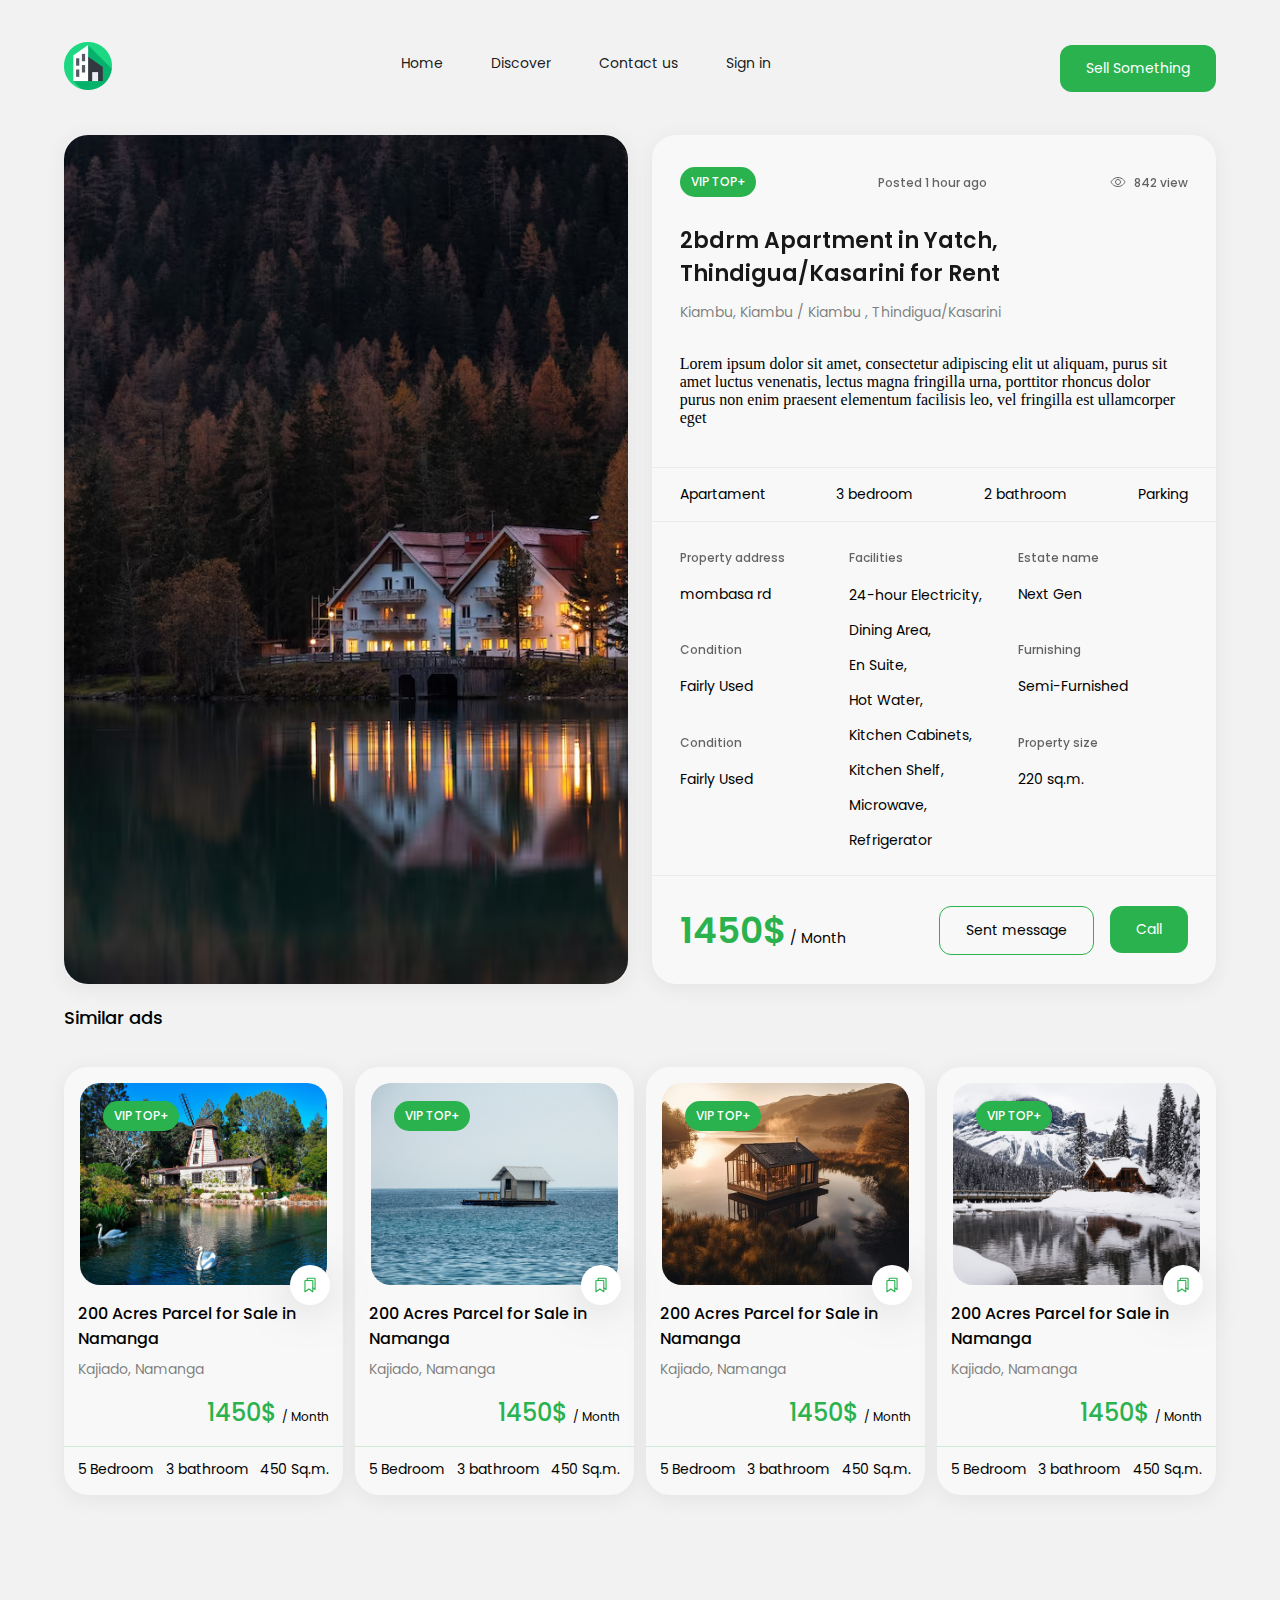
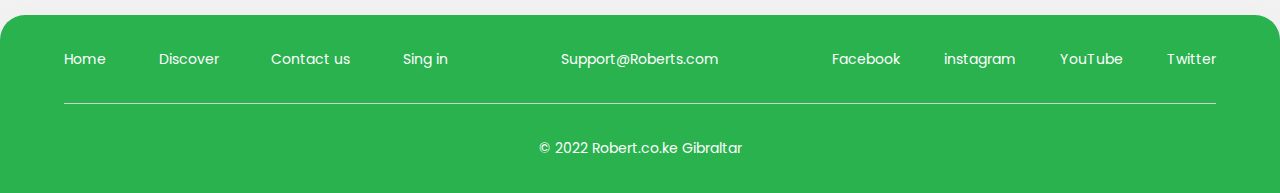
<file: sell.html>
<!DOCTYPE html>
<html lang="en">
<head>
  <meta charset="UTF-8">
  <meta name="viewport" content="width=device-width, initial-scale=1.0">
  <title>Lake House</title>
  <link rel="stylesheet" href="style.css">
  <link rel="preconnect" href="https://fonts.googleapis.com">
  <link rel="preconnect" href="https://fonts.gstatic.com" crossorigin>
  <link href="https://fonts.googleapis.com/css2?family=Poppins:ital,wght@0,100;0,200;0,300;0,400;0,500;0,600;0,700;0,800;0,900;1,100;1,200;1,300;1,400;1,500;1,600;1,700;1,800;1,900&display=swap" rel="stylesheet">
  <meta property="og:url"                content="https://davitbakradze.github.io/project-1/sell.html" />
  <meta property="og:type"               content="article" />
  <meta property="og:title"              content="Lake House" />
  <meta property="og:description"        content="Best place for rent House" />
  <meta property="og:image"              content="https://davitbakradze.github.io/project-1/media/sell-photos/sell-main-image.avif"/>
  <link rel="shortcut icon" href="https://www.home.ge/templates/realty_rainbow/img/favicon.ico?rev=7" type="image/x-icon">
</head>
<body>
  <header class="header">
    <div class="container">
      <div class="header-box">
        <div class="logo-box">
          <a href="index.html"><img src="media/icon/main-icon.png" alt="main-icon" ></a>
        </div>
        <div class="nav-box">
          <ul class="navigation">
            <a href="index.html">
              <li class="nav-item">Home</li>
            </a>
            <a href="index.html">
              <li class="nav-item">Discover</li>
            </a>
            <a href="index.html">
              <li class="nav-item">Contact us</li>
            </a>
            <a href="index.html">
              <li class="nav-item">Sign in</li>
            </a>
          </ul>
        </div>
        <a href="sell.html">
          <div class="button-box"><span class="white-span">Sell Something</span></div>
        </a>
        <div class="search-icon">
          <svg xmlns="http://www.w3.org/2000/svg" width="18" height="18" viewBox="0 0 18 18" fill="none">
            <path d="M8.62512 15.75C12.5602 15.75 15.7501 12.56 15.7501 8.625C15.7501 4.68997 12.5602 1.5 8.62512 1.5C4.69009 1.5 1.50012 4.68997 1.50012 8.625C1.50012 12.56 4.69009 15.75 8.62512 15.75Z" stroke="#292D32" stroke-width="1.125" stroke-linecap="round" stroke-linejoin="round"/>
            <path d="M16.5001 16.5L15.0001 15" stroke="#292D32" stroke-width="1.125" stroke-linecap="round" stroke-linejoin="round"/>
          </svg>
        </div>
      </div>
    </div>
  </header>
  <main>
    <section class="first-secton">
      <div class="container">
        <div class="sell-main-grid">
          <div class="sell-grid-left-box">
            <img src="media/sell-photos/sell-main-image.avif" alt="sell-main-image" class="main-image">
          </div>
          <div class="sell-grid-right-box">
            <div class="container">
              <div class="sell-grid-right-box-top">
                <div class="sell-vip-box">
                  <span class="vip-white-span">
                    VIP TOP+
                  </span>
                </div>
                <span class="sell-gray-span">
                  Posted 1 hour ago
                </span>
                <div class="view-box">
                  <svg xmlns="http://www.w3.org/2000/svg" width="16" height="16" viewBox="0 0 16 16" fill="none">
                    <g clip-path="url(#clip0_3_2137)">
                      <path d="M8 3.5C3 3.5 1 8 1 8C1 8 3 12.5 8 12.5C13 12.5 15 8 15 8C15 8 13 3.5 8 3.5Z" stroke="#636363" stroke-linecap="round" stroke-linejoin="round"/>
                      <path d="M8 10.5C9.38071 10.5 10.5 9.38071 10.5 8C10.5 6.61929 9.38071 5.5 8 5.5C6.61929 5.5 5.5 6.61929 5.5 8C5.5 9.38071 6.61929 10.5 8 10.5Z" stroke="#636363" stroke-linecap="round" stroke-linejoin="round"/>
                    </g>
                    <defs>
                      <clipPath id="clip0_3_2137">
                        <rect width="16" height="16" fill="white"/>
                      </clipPath>
                    </defs>
                  </svg>
                  <span class="sell-gray-span">
                    842 view
                  </span>
                </div>
              </div>
              <div class="sell-heading-box">
                <h2>2bdrm Apartment in Yatch, Thindigua/Kasarini for Rent</h2>
                <span class="gray-span">Kiambu, Kiambu / Kiambu , Thindigua/Kasarini</span>
              </div>
              <div class="sell-text">
                Lorem ipsum dolor sit amet, consectetur adipiscing elit ut aliquam, purus sit amet luctus venenatis, lectus magna fringilla urna, porttitor rhoncus dolor purus non enim praesent elementum facilisis leo, vel fringilla est ullamcorper eget
              </div>
            </div>
            <div class="sell-room-description">
                <div class="container">
                  <div class="specifications-room">
                    <span>Apartament</span>
                    <span>3 bedroom</span>
                    <span>2 bathroom</span>
                    <span>Parking</span>
                  </div>
                </div>
            </div>
            <div class="container">
              <div class="sell-room-grid">
                <div class="sell-room-grid-first">
                  <div class="sell-property-box">
                    <div class="facilities">
                      <span class="sell-gray-span">Property address</span>
                    </div>
                    <div class="facility-items">
                      <span>mombasa rd</span>
                    </div>
                  </div>
                  <div class="sell-property-box">
                    <div class="facilities">
                      <span class="sell-gray-span">Condition</span>
                    </div>
                    <div class="facility-items">
                      <span>Fairly Used</span>
                    </div>
                  </div>
                  <div class="sell-property-box">
                    <div class="facilities">
                      <span class="sell-gray-span">Condition</span>
                    </div>
                    <div class="facility-items">
                      <span>Fairly Used</span>
                    </div>
                  </div>
                </div>
                <div class="sell-room-grid-second">
                  <div class="facilities">
                    <span class="sell-gray-span">Facilities</span>
                  </div>
                  <div class="facility-items">
                    <span>24-hour Electricity,</span>
                    <span>Dining Area,</span>
                    <span>En Suite,</span>
                    <span>Hot Water,</span>
                    <span>Kitchen Cabinets,</span>
                    <span>Kitchen Shelf,</span>
                    <span>Microwave,</span>
                    <span>Refrigerator</span>
                  </div>
                </div>
                <div class="sell-room-room-grid-third">
                  <div class="sell-property-box">
                    <div class="facilities">
                      <span class="sell-gray-span">Estate name</span>
                    </div>
                    <div class="facility-items">
                      <span>Next Gen</span>
                    </div>
                  </div>
                  <div class="sell-property-box">
                    <div class="facilities">
                      <span class="sell-gray-span">Furnishing</span>
                    </div>
                    <div class="facility-items">
                      <span>Semi-Furnished</span>
                    </div>
                  </div>
                  <div class="sell-property-box">
                    <div class="facilities">
                      <span class="sell-gray-span">Property size</span>
                    </div>
                    <div class="facility-items">
                      <span>220 sq.m.</span>
                    </div>
                  </div>
                </div>
              </div>
              
            </div>
            <div class="sell-bottom-box">
              <div class="container">
                <div class="sell-bottom-container">
                  <div class="sell-price-box">
                    <div class="sell-box">
                      <span class="sell-price">1450$</span>
                      <span>/ Month</span>
                    </div>
                  </div>
                  <div class="contact-buttons">
                    <a href="mailto:Support@Roberts.com">
                      <div class="messege-box">
                        <span class="green-span">Sent message</span>
                      </div>
                    </a>
                    <a href="tel:+555998877511">
                      <div class="call-box">
                        <span class="white-span">Call</span>
                      </div>
                    </a>
                  </div>
                </div>
              </div>
            </div>
          </div>
        </div>
      </div>
    </section>
    <section class="second-section">
      <div class="container">
        <span class="second-section-name">
          Similar ads
        </span>
        <div class="second-grid">
          <div class="second-grid-box">
            <a href="index.html">
              <div class="photo-box">
                <img src="media/sell-photos/sell-second-img-1.jpg" alt="image" class="image">
                <div class="vip-box">
                  <span class="vip-white-span">
                    VIP TOP+
                  </span>
                </div>
                <div class="bookmark-box">
                  <svg xmlns="http://www.w3.org/2000/svg" width="18" height="18" viewBox="0 0 18 18" fill="none">
                    <g clip-path="url(#clip0_0_266)">
                      <path d="M11.8125 15.75L7.875 12.9375L3.9375 15.75V5.0625C3.9375 4.91332 3.99676 4.77024 4.10225 4.66475C4.20774 4.55926 4.35082 4.5 4.5 4.5H11.25C11.3992 4.5 11.5423 4.55926 11.6477 4.66475C11.7532 4.77024 11.8125 4.91332 11.8125 5.0625V15.75Z" stroke="#29B24E" stroke-width="1.125" stroke-linecap="round" stroke-linejoin="round"/>
                      <path d="M6.1875 4.5V2.8125C6.1875 2.66332 6.24676 2.52024 6.35225 2.41475C6.45774 2.30926 6.60082 2.25 6.75 2.25H13.5C13.6492 2.25 13.7923 2.30926 13.8977 2.41475C14.0032 2.52024 14.0625 2.66332 14.0625 2.8125V13.5L11.8125 11.8898" stroke="#29B24E" stroke-width="1.125" stroke-linecap="round" stroke-linejoin="round"/>
                    </g>
                    <defs>
                      <clipPath id="clip0_0_266">
                        <rect width="18" height="18" fill="white"/>
                      </clipPath>
                    </defs>
                  </svg>
                </div>
              </div>
              <div class="border-box">
                <div class="text-price-box">
                  <h3>200 Acres Parcel for Sale in Namanga</h3>
                  <span class="gray-span">Kajiado, Namanga</span>
                  <div class="price-box">
                    <span class="price-span">1450$ <span class="month-span">/ Month</span></span>
                  </div>
                </div>
              </div>
              <div class="house-rooms">
                <span>5 Bedroom</span>
                <span>3 bathroom</span>
                <span>450 Sq.m.</span>
              </div>
            </a>
          </div>
          <div class="second-grid-box">
            <a href="index.html">
              <div class="photo-box">
                <img src="media/sell-photos/sell-second-img-2.jpg" alt="image" class="image">
                <div class="vip-box">
                  <span class="vip-white-span">
                    VIP TOP+
                  </span>
                </div>
                <div class="bookmark-box">
                  <svg xmlns="http://www.w3.org/2000/svg" width="18" height="18" viewBox="0 0 18 18" fill="none">
                    <g clip-path="url(#clip0_0_266)">
                      <path d="M11.8125 15.75L7.875 12.9375L3.9375 15.75V5.0625C3.9375 4.91332 3.99676 4.77024 4.10225 4.66475C4.20774 4.55926 4.35082 4.5 4.5 4.5H11.25C11.3992 4.5 11.5423 4.55926 11.6477 4.66475C11.7532 4.77024 11.8125 4.91332 11.8125 5.0625V15.75Z" stroke="#29B24E" stroke-width="1.125" stroke-linecap="round" stroke-linejoin="round"/>
                      <path d="M6.1875 4.5V2.8125C6.1875 2.66332 6.24676 2.52024 6.35225 2.41475C6.45774 2.30926 6.60082 2.25 6.75 2.25H13.5C13.6492 2.25 13.7923 2.30926 13.8977 2.41475C14.0032 2.52024 14.0625 2.66332 14.0625 2.8125V13.5L11.8125 11.8898" stroke="#29B24E" stroke-width="1.125" stroke-linecap="round" stroke-linejoin="round"/>
                    </g>
                    <defs>
                      <clipPath id="clip0_0_266">
                        <rect width="18" height="18" fill="white"/>
                      </clipPath>
                    </defs>
                  </svg>
                </div>
              </div>
              <div class="border-box">
                <div class="text-price-box">
                  <h3>200 Acres Parcel for Sale in Namanga</h3>
                  <span class="gray-span">Kajiado, Namanga</span>
                  <div class="price-box">
                    <span class="price-span">1450$ <span class="month-span">/ Month</span></span>
                  </div>
                </div>
              </div>
              <div class="house-rooms">
                <span>5 Bedroom</span>
                <span>3 bathroom</span>
                <span>450 Sq.m.</span>
              </div>
            </a>
          </div>
          <div class="second-grid-box">
            <a href="index.html">
              <div class="photo-box">
                <img src="media/sell-photos/sell-second-img-3.jpg" alt="image" class="image">
                <div class="vip-box">
                  <span class="vip-white-span">
                    VIP TOP+
                  </span>
                </div>
                <div class="bookmark-box">
                  <svg xmlns="http://www.w3.org/2000/svg" width="18" height="18" viewBox="0 0 18 18" fill="none">
                    <g clip-path="url(#clip0_0_266)">
                      <path d="M11.8125 15.75L7.875 12.9375L3.9375 15.75V5.0625C3.9375 4.91332 3.99676 4.77024 4.10225 4.66475C4.20774 4.55926 4.35082 4.5 4.5 4.5H11.25C11.3992 4.5 11.5423 4.55926 11.6477 4.66475C11.7532 4.77024 11.8125 4.91332 11.8125 5.0625V15.75Z" stroke="#29B24E" stroke-width="1.125" stroke-linecap="round" stroke-linejoin="round"/>
                      <path d="M6.1875 4.5V2.8125C6.1875 2.66332 6.24676 2.52024 6.35225 2.41475C6.45774 2.30926 6.60082 2.25 6.75 2.25H13.5C13.6492 2.25 13.7923 2.30926 13.8977 2.41475C14.0032 2.52024 14.0625 2.66332 14.0625 2.8125V13.5L11.8125 11.8898" stroke="#29B24E" stroke-width="1.125" stroke-linecap="round" stroke-linejoin="round"/>
                    </g>
                    <defs>
                      <clipPath id="clip0_0_266">
                        <rect width="18" height="18" fill="white"/>
                      </clipPath>
                    </defs>
                  </svg>
                </div>
              </div>
              <div class="border-box">
                <div class="text-price-box">
                  <h3>200 Acres Parcel for Sale in Namanga</h3>
                  <span class="gray-span">Kajiado, Namanga</span>
                  <div class="price-box">
                    <span class="price-span">1450$ <span class="month-span">/ Month</span></span>
                  </div>
                </div>
              </div>
              <div class="house-rooms">
                <span>5 Bedroom</span>
                <span>3 bathroom</span>
                <span>450 Sq.m.</span>
              </div>
            </a>
          </div>
          <div class="second-grid-box">
            <a href="index.html">
              <div class="photo-box">
                <img src="media/sell-photos/sell-second-img-4.jpg" alt="image" class="image">
                <div class="vip-box">
                  <span class="vip-white-span">
                    VIP TOP+
                  </span>
                </div>
                <div class="bookmark-box">
                  <svg xmlns="http://www.w3.org/2000/svg" width="18" height="18" viewBox="0 0 18 18" fill="none">
                    <g clip-path="url(#clip0_0_266)">
                      <path d="M11.8125 15.75L7.875 12.9375L3.9375 15.75V5.0625C3.9375 4.91332 3.99676 4.77024 4.10225 4.66475C4.20774 4.55926 4.35082 4.5 4.5 4.5H11.25C11.3992 4.5 11.5423 4.55926 11.6477 4.66475C11.7532 4.77024 11.8125 4.91332 11.8125 5.0625V15.75Z" stroke="#29B24E" stroke-width="1.125" stroke-linecap="round" stroke-linejoin="round"/>
                      <path d="M6.1875 4.5V2.8125C6.1875 2.66332 6.24676 2.52024 6.35225 2.41475C6.45774 2.30926 6.60082 2.25 6.75 2.25H13.5C13.6492 2.25 13.7923 2.30926 13.8977 2.41475C14.0032 2.52024 14.0625 2.66332 14.0625 2.8125V13.5L11.8125 11.8898" stroke="#29B24E" stroke-width="1.125" stroke-linecap="round" stroke-linejoin="round"/>
                    </g>
                    <defs>
                      <clipPath id="clip0_0_266">
                        <rect width="18" height="18" fill="white"/>
                      </clipPath>
                    </defs>
                  </svg>
                </div>
              </div>
              <div class="border-box">
                <div class="text-price-box">
                  <h3>200 Acres Parcel for Sale in Namanga</h3>
                  <span class="gray-span">Kajiado, Namanga</span>
                  <div class="price-box">
                    <span class="price-span">1450$ <span class="month-span">/ Month</span></span>
                  </div>
                </div>
              </div>
              <div class="house-rooms">
                <span>5 Bedroom</span>
                <span>3 bathroom</span>
                <span>450 Sq.m.</span>
              </div>
            </a>
          </div>
        </div>
      </div>
    </section>
  </main>
  <footer>
    <div class="footer">
      <div class="container">
        <div class="footer-grid">
          <div class="footer-nav">
            <ul class="footer-nav-box">
              <li>
                <a href="index.html">
                  <span class="white-span">
                    Home
                  </span>
                </a>
              </li>
              <li>
                <a href="index.html">
                  <span class="white-span">
                    Discover
                  </span>
                </a>
              </li>
              <li>
                <a href="index.html">
                  <span class="white-span">
                    Contact us
                  </span>
                </a>
              </li>
              <li>
                <a href="index.html">
                  <span class="white-span">
                    Sing in
                  </span>
                </a>
              </li>
            </ul>
          </div>
          <div class="mail-box">
            <a href="Support@Roberts.com" class="mail">Support@Roberts.com</a>
          </div>
          <div class="footer-nav">
            <ul class="footer-nav-box">
              <li>
                <a href="https://www.facebook.com/" target="_blank">
                  <span class="white-span">
                    Facebook
                  </span>
                </a>
              </li>
              <li>
                <a href="https://www.instagram.com/" target="_blank">
                  <span class="white-span">
                    instagram
                  </span>
                </a>
              </li>
              <li>
                <a href="https://www.youtube.com/" target="_blank">
                  <span class="white-span">
                    YouTube
                  </span>
                </a>
              </li>
              <li>
                <a href="https://twitter.com/" target="_blank">
                  <span class="white-span">
                    Twitter
                  </span>
                </a>
              </li>
            </ul>
          </div>
        </div>
        <div class="footer-down-box">
          <span class="white-span">© 2022 Robert.co.ke Gibraltar</span>
        </div>
      </div>
    </div>

    <div class="mobile-application">
      <div class="app-row">
        <div class="app-box">
          <div class="app-logo-box">
            <div class="app-logo">
              <svg xmlns="http://www.w3.org/2000/svg" width="24" height="24" viewBox="0 0 24 24" fill="none" class="logo">
                <path d="M9.02 2.83992L3.63 7.03992C2.73 7.73992 2 9.22992 2 10.3599V17.7699C2 20.0899 3.89 21.9899 6.21 21.9899H17.79C20.11 21.9899 22 20.0899 22 17.7799V10.4999C22 9.28992 21.19 7.73992 20.2 7.04992L14.02 2.71992C12.62 1.73992 10.37 1.78992 9.02 2.83992Z" stroke="#292D32" stroke-width="1.5" stroke-linecap="round" stroke-linejoin="round"/>
                <path d="M12 17.99V14.99" stroke="#292D32" stroke-width="1.5" stroke-linecap="round" stroke-linejoin="round"/>
              </svg>
            </div>
          </div>
          <span class="footer-icon-name">
            Home
          </span>
        </div>
        <div class="app-box">
          <div class="app-logo-box">
            <div class="app-logo">
              <svg xmlns="http://www.w3.org/2000/svg" width="24" height="24" viewBox="0 0 24 24" fill="none">
                <path d="M12.92 2.26009L19.43 5.77009C20.19 6.18009 20.19 7.35009 19.43 7.76009L12.92 11.2701C12.34 11.5801 11.66 11.5801 11.08 11.2701L4.57 7.76009C3.81 7.35009 3.81 6.18009 4.57 5.77009L11.08 2.26009C11.66 1.95009 12.34 1.95009 12.92 2.26009Z" stroke="#292D32" stroke-width="1.5" stroke-linecap="round" stroke-linejoin="round"/>
                <path d="M3.61 10.1299L9.66 13.1599C10.41 13.5399 10.89 14.3099 10.89 15.1499V20.8699C10.89 21.6999 10.02 22.2299 9.28 21.8599L3.23 18.8299C2.48 18.4499 2 17.6799 2 16.8399V11.1199C2 10.2899 2.87 9.75993 3.61 10.1299Z" stroke="#292D32" stroke-width="1.5" stroke-linecap="round" stroke-linejoin="round"/>
                <path d="M20.39 10.1299L14.34 13.1599C13.59 13.5399 13.11 14.3099 13.11 15.1499V20.8699C13.11 21.6999 13.98 22.2299 14.72 21.8599L20.77 18.8299C21.52 18.4499 22 17.6799 22 16.8399V11.1199C22 10.2899 21.13 9.75993 20.39 10.1299Z" stroke="#292D32" stroke-width="1.5" stroke-linecap="round" stroke-linejoin="round"/>
              </svg>
            </div>
          </div>
          <span class="footer-icon-name">
            Discover
          </span>
        </div>
        <div class="app-box">
          <div class="app-logo-box">
            <div class="app-logo">
              <svg class="logo" fill="#000000" version="1.1" id="Capa_1" xmlns="http://www.w3.org/2000/svg" xmlns:xlink="http://www.w3.org/1999/xlink" width="24px" height="24px" viewBox="0 0 45.402 45.402" xml:space="preserve"><g id="SVGRepo_bgCarrier" stroke-width="2"></g><g id="SVGRepo_tracerCarrier" stroke-linecap="round" stroke-linejoin="round" stroke="#CCCCCC" stroke-width="0.18160800000000002"></g><g id="SVGRepo_iconCarrier"> <g> <path d="M41.267,18.557H26.832V4.134C26.832,1.851,24.99,0,22.707,0c-2.283,0-4.124,1.851-4.124,4.135v14.432H4.141 c-2.283,0-4.139,1.851-4.138,4.135c-0.001,1.141,0.46,2.187,1.207,2.934c0.748,0.749,1.78,1.222,2.92,1.222h14.453V41.27 c0,1.142,0.453,2.176,1.201,2.922c0.748,0.748,1.777,1.211,2.919,1.211c2.282,0,4.129-1.851,4.129-4.133V26.857h14.435 c2.283,0,4.134-1.867,4.133-4.15C45.399,20.425,43.548,18.557,41.267,18.557z"></path> </g> </g></svg>
            </div>
          </div>
          <span class="footer-icon-name">
            Sell
          </span>
        </div>
        <div class="app-box">
          <div class="app-logo-box">
            <div class="app-logo">
              <svg xmlns="http://www.w3.org/2000/svg" width="24" height="24" viewBox="0 0 24 24" fill="none">
                <path d="M8.5 19H8C4 19 2 18 2 13V8C2 4 4 2 8 2H16C20 2 22 4 22 8V13C22 17 20 19 16 19H15.5C15.19 19 14.89 19.15 14.7 19.4L13.2 21.4C12.54 22.28 11.46 22.28 10.8 21.4L9.3 19.4C9.14 19.18 8.77 19 8.5 19Z" stroke="#292D32" stroke-width="1.5" stroke-miterlimit="10" stroke-linecap="round" stroke-linejoin="round"/>
                <path d="M7 8H17" stroke="#292D32" stroke-width="1.5" stroke-linecap="round" stroke-linejoin="round"/>
                <path d="M7 13H13" stroke="#292D32" stroke-width="1.5" stroke-linecap="round" stroke-linejoin="round"/>
              </svg>
            </div>
          </div>
          <span class="footer-icon-name">
            Message
          </span>
        </div>
        <div class="app-box">
          <div class="app-logo-box">
            <div class="app-logo">
              <svg xmlns="http://www.w3.org/2000/svg" width="24" height="24" viewBox="0 0 24 24" fill="none">
                <path d="M12 12C14.7614 12 17 9.76142 17 7C17 4.23858 14.7614 2 12 2C9.23858 2 7 4.23858 7 7C7 9.76142 9.23858 12 12 12Z" stroke="#292D32" stroke-width="1.5" stroke-linecap="round" stroke-linejoin="round"/>
                <path d="M20.59 22C20.59 18.13 16.74 15 12 15C7.26003 15 3.41003 18.13 3.41003 22" stroke="#292D32" stroke-width="1.5" stroke-linecap="round" stroke-linejoin="round"/>
              </svg>
            </div>
          </div>
          <span class="footer-icon-name">
            Profile
          </span>
        </div>
      </div>
    </div>
  </footer>
</body>
</html>
</file>
<file: style.css>
*{
  margin: 0%;
  padding: 0%;
  box-sizing: border-box;
  text-decoration: none;
  list-style: none;
  flex-wrap: wrap;
}

body{
  background: #F2F2F2;
}

.container{
  width: 90%;
  margin: 0 auto;
}

span{
  color: #000;
  font-family: Poppins;
  font-size: 14px;
  font-style: normal;
  font-weight: 400;
  line-height: normal;
}

.name-span{
  color: #000;
  font-family: Poppins;
  font-size: 16px;
  font-style: normal;
  font-weight: 500;
  line-height: normal;
}

.gray-span{
  color: rgba(0, 0, 0, 0.50);
  font-family: Poppins;
  font-size: 14px;
  font-style: normal;
  font-weight: 400;
  line-height: normal;
}

.white-span{
  color: #FFF;
  font-family: Poppins;
  font-size: 14px;
  font-style: normal;
  font-weight: 400;
  line-height: normal;
}

h1{
  color: rgba(0, 0, 0, 0.80);
  font-family: Poppins;
  font-size: 48px;
  font-style: normal;
  font-weight: 600;
  line-height: normal;
}

h2{
  color: #000;
  font-family: Poppins;
  font-size: 22px;
  font-style: normal;
  font-weight: 600;
  line-height: normal;
  opacity: 0.9;
}

p{
  color: rgba(0, 0, 0, 0.80);
  font-family: Poppins;
  font-size: 16px;
  font-style: normal;
  font-weight: 400;
  line-height: normal;
}

.sell-p{
  color: #000;
  font-family: Poppins;
  font-size: 14px;
  font-style: normal;
  font-weight: 400;
  line-height: 23px; /* 164.286% */
  opacity: 0.8;
}

h3{
  color: #000;
  font-family: Poppins;
  font-size: 16px;
  font-style: normal;
  font-weight: 500;
  line-height: normal;
  margin-bottom: 8px;
}

.nav-item{
  color: rgba(0, 0, 0, 0.90);
  font-family: Poppins;
  font-size: 14px;
  font-style: normal;
  font-weight: 400;
  line-height: normal;
}

.price-span{
  color: #29B24E;
  text-align: right;
  font-family: Poppins;
  font-size: 24px;
  font-style: normal;
  font-weight: 500;
  line-height: normal;
}

.month-span{
  color: #000;
  font-family: Poppins;
  font-size: 12px;
  font-style: normal;
  font-weight: 400;
  line-height: normal;
}

.header-box{
  display: flex;
  justify-content: space-between;
  align-items: center;
  margin-top: 42px;
}

.navigation{
  display: flex;
  align-items: center;
  gap: 48px;
}

.nav-item{
  transition: all 0.3s ease-out;
  transition-delay: 0.2s;
  padding-bottom: 9px;
}

.nav-item:hover{
  border-bottom: 2px solid #29B24E;
}


.button-box{
  border-radius: 12px;
  background: #29B24E;
  display: flex;
  align-items: center;
  justify-content: center;
  Width: 156px;
  Height: 47px;
  transition: all 0.3s;
  transition-delay: 0.2s;
}


.button-box:hover{
  opacity: 0.8;
}

.search-icon{
  display: none;
}

.main-grid{
  display: grid;
  grid-template-columns: 29% 70%;
  gap: 1%;
  margin-top: 41px;
}

.sell-main-grid{
  display: grid;
  grid-template-columns: repeat(2, 1fr);
  gap: 2%;
  margin-top: 41px;
}

.grid-box-left{
  padding-top: 32px;
  padding-bottom: 38px;
  border-radius: 24px;
  background: #F8F8F8;
  box-shadow: 0px 4px 25px 0px rgba(194, 194, 194, 0.31);
}

.sell-grid-right-box{
  border-radius: 24px;
  background: #F8F8F8;
  box-shadow: 0px 4px 18px 0px rgba(194, 194, 194, 0.30);
  padding-top: 32px;
}

.left-box{
  display: flex;
  flex-direction: column;

}

#location{
  border-radius: 10px;
  border: 1px solid rgba(13, 156, 164, 0.21);
  background: #F8F8F8;
  width: 100%;
  height: 48px;
  flex-shrink: 0;
  margin-top: 16px;
  margin-bottom: 32px;
  padding-left: 18px;
}

.option{
  color: #000;
  font-family: Poppins;
  font-size: 14px;
  font-style: normal;
  font-weight: 400;
  line-height: normal;
}

.property-box{
  display: flex;
  flex-direction: column;
  margin-top: 13px;
}

.checkbox-box{
  display: flex;
  align-items: center;
  gap: 12px;
  width: 100%;
  margin-bottom: 15px;
}

.second-property-box{
  display: flex;
  flex-direction: column;
  margin-top: 39px;
}

.property-item-box{
  display: flex;
  align-items: center;
}

.checkbox{
  width: 16px;
  height: 16px;
  border-radius: 3px;
  border: 1.4px solid #29B24E;
  opacity: 0.9;
}

.checkbox:checked{
  accent-color: #29B24E;
}

.grid-box-right{
  position: relative;
  border-radius: 24px;
  background: linear-gradient(180deg, rgba(255, 255, 255, 0.00) 0%, rgba(0, 0, 0, 0.47) 100%), url(<path-to-image>), lightgray 50% / cover no-repeat;
}

.main-image{
  width: 100%;
  height: 100%;
  object-fit: cover;
  border-radius: 24px;
}

.main-heading-form{
  position: absolute;
  top: 60px;
  left: 50%;
  transform: translate(-50%);
  display: flex;
  align-items: center;
  justify-content: center;
  text-align: center;
  max-width: 40%;
}

.p-box{
  margin-top: 10px;
}

.search-box{
  width: 324px;
  height: 48px;
  flex-shrink: 0;
  border-radius: 10px;
  background: rgba(248, 248, 248, 0.80);
  box-shadow: 0px 4px 10px 0px rgba(124, 124, 124, 0.27);
  display: flex;
  align-items: center;
  margin-top: 40px;
}

.search{
  width: 85%;
  height: 100%;
}

::placeholder{
  color: #000;
  font-family: Poppins;
  font-size: 14px;
  font-style: normal;
  font-weight: 400;
  line-height: normal;
  opacity: 0.5;
}

.search-bar{
  width: 100%;
  height: 100%;
  border: none;
  outline: none;
  background-color: rgba(248, 248, 248, 0.80);
  border-radius: 10px;
  padding-left: 24px;
  font-size: 14px;
  font-family: Poppins;
  opacity: 0.5;
}

.submit{
  width: 15%;
  height: 100%;
  border: none;
  background-color:rgba(248, 248, 248, 0.80);
  border-bottom-right-radius: 10px;
  border-top-right-radius: 10px;
  cursor: pointer;
}

.second-section{
  margin-top: 20px;
}

.second-section-name{
  color: #000;
  font-family: Poppins;
  font-size: 18px;
  font-style: normal;
  font-weight: 500;
  line-height: normal;
}

.second-grid{
  display: grid;
  grid-template-columns: repeat(4,1fr);
  grid-template-rows: auto;
  gap: 1%;
  margin-top: 36px;
}

.second-grid-box{
  width: 100%;
  height: 100%;
  border-radius: 24px;
  background: #F8F8F8;
  box-shadow: 0px 4px 18px 0px rgba(194, 194, 194, 0.30);
}

.photo-box{
  position: relative;
  max-width: 97%;
  height: 202px;
  margin: 16px;
  background: url(<path-to-image>), lightgray 50% / cover no-repeat, #B0B0B0;
}

.image{
  width: 100%;
  height: 100%;
  object-fit: cover;
  border-radius: 20px;
}

.vip-box{
  position: absolute;
  display: flex;
  align-items: center;
  justify-content: center;
  width: 76px;
  height: 30px;
  border-radius: 15px;
  background: #29B24E;
  top: 18px;
  left: 23px;
}

.vip-white-span{
  color: #FFF;
  font-family: Poppins;
  font-size: 12px;
  font-style: normal;
  font-weight: 500;
  line-height: normal;
}

.bookmark-box{
  position: absolute;
  display: flex;
  align-items: center;
  justify-content: center;
  width: 40px;
  height: 40px;
  border-radius: 50%;
  background: #FFF;
  filter: drop-shadow(-2px 4px 20px rgba(109, 109, 109, 0.25));
  top: 182px;
  left:85%;
}

.text-price-box{
  display: flex;
  flex-direction: column;
  width: 90%;
  margin: 0 auto;
}

.border-box{
  border-bottom: rgba(207, 234, 214, 1) 1px solid;
}

.price-box{
  margin-top: 15px;
  margin-bottom: 16px;
  text-align: right;
}

.house-rooms{
  display: flex;
  justify-content: space-between;
  align-items: center;
  max-width: 90%;
  margin: 0 auto;
  margin-top: 12px;
  margin-bottom: 15px;
}

.footer{
  display: flex;
  flex-direction: column;
  width: 100%;
  height: auto;
  border-top-right-radius: 25px;
  border-top-left-radius: 25px;
  background: #29B24E;
  box-shadow: 0px 4px 25px 0px rgba(194, 194, 194, 0.10);
  margin-top: 120px;
}

.footer-grid{
  display: grid;
  grid-template-columns: repeat(3, 1fr);
  height: 89px;
  width: 100%;
  border-bottom: #D0D0D0 1px solid;
}

.footer-nav-box{
  display: flex;
  justify-content: space-between;
  align-items: center;
  width: 100%;
}

.footer-nav{
  align-items: center;
  justify-content: center;
  display: flex;
  height: 100%;
}

.mail{
  color: #FFF;
  font-family: Poppins;
  font-size: 14px;
  font-style: normal;
  font-weight: 400;
  line-height: normal;
}

.mail-box{
  display: flex;
  align-items: center;
  justify-content: center;
}

.footer-down-box{
  display: flex;
  align-items: center;
  justify-content: center;
  width: 100%;
  height: 89px;
}

.mobile-application{
  display: none;
}

.sell-grid-right-box-top{
  display: flex;
  align-items: center;
  justify-content: space-between;
}

.sell-vip-box{
  display: flex;
  align-items: center;
  justify-content: center;
  width: 76px;
  height: 30px;
  border-radius: 15px;
  background: #29B24E;
}

.view-box{
  display: flex;
  align-items: center;
  gap: 8px;
}

.sell-gray-span{
  color: #000;
  text-align: center;
  font-family: Poppins;
  font-size: 12px;
  font-style: normal;
  font-weight: 500;
  line-height: 23px; /* 191.667% */
  opacity: 0.6;
}

.sell-heading-box{
  display: flex;
  flex-direction: column;
  margin-top: 27px;
  margin-bottom: 32px;
  gap: 12px;
}

.sell-room-description{
  height: 55px;
  border-top:  #ECECEC 1px solid;
  border-bottom: #ECECEC 1px solid;
  margin: 40px 0px 24px 0px;
  display: flex;
  align-items: center;
}

.specifications-room{
  display: flex;
  justify-content: space-between;
}

.sell-room-grid{
  display: grid;
  grid-template-columns: repeat(3, 1fr);
  margin-top: 24px;
  margin-bottom: 24px;
}

.sell-room-grid-first{
  display: grid;
  grid-template-rows: 25% 25% 25%;
  gap: 16px;
}

.sell-property-box{
  display: grid;
  grid-template-rows: 50% 50%;
}

.sell-room-grid-second{
  display: grid;
  gap: 16px;
}

.sell-room-room-grid-third{
  display: grid;
  grid-template-rows: 25% 25% 25%;
  gap: 16px;
}

.facility-items{
  display: flex;
  flex-direction: column;
  gap: 14px;
}

.sell-grid-left-box{
  border-radius: 20px;
  background: url(<path-to-image>), lightgray 50% / cover no-repeat, #B0B0B0;
  box-shadow: 0px 4px 18px 0px rgba(194, 194, 194, 0.30);
}

.sell-bottom-box{
  border-top: 1px solid  #ECECEC;
  padding-top:27px;
  padding-bottom: 26px;
}

.sell-bottom-container{
  display: flex;
  justify-content: space-between;
  align-items: center;
}

.sell-price-box{
  display: flex;
  align-items: baseline;
}

.contact-buttons{
  display: flex;
  gap: 16px;
}

.messege-box{
  border-radius: 12px;
  border: 1px solid #29B24E;
  padding: 13px 26px;
  transition: all 0.3s;
  transition-delay: 0.2s;
}

.messege-box:hover{
  background-color: #29B24E;
}

.green-span{
  transition: all 0.3s;
  transition-delay: 0.2s;
}

.green-span:hover{
  color: #FFF;
}

.call-box{
  padding: 13px 26px;
  border-radius: 12px;
  background: #29B24E;
  transition: all 0.3s;
  transition-delay: 0.2s;
}

.call-box:hover{
  opacity: 0.8;
}

.sell-price{
  color: #29B24E;
  text-align: right;
  font-family: Poppins;
  font-size: 36px;
  font-style: normal;
  font-weight: 600;
  line-height: normal;
}



@media (max-width:1024px) {
  .navigation{
    gap: 28px;
  }

  .button-box{
    display: none;
  }

  .search-icon{
    display: flex;
    width: 44px;
    height: 44px;
    flex-shrink: 0;
    border-radius: 24px;
    background: #F8F8F8;
    box-shadow: 0px 4px 25px 0px rgba(194, 194, 194, 0.31);
    align-items: center;
    justify-content: center;
  }

  .main-grid{
    grid-template-columns: 35% 64%;
  }

  h1{
    font-size: 24px;
  }

  .search-box{
    display: none;
  }

  .p-box{
    font-size: 14px;
  }

  .second-grid{
    grid-template-columns: repeat(2, 1fr);
    grid-template-rows:424px 424px;
  }

  .mail-box{
    display: none;
  }

  .footer-grid{
    grid-template-columns: repeat(2, 1fr);
    gap: 5%;
  }

  .sell-main-grid{
    grid-template-columns: 1fr;
    margin-bottom: 50px;
  }
}



@media (max-width:768px) {
  .main-grid{
    grid-template-columns: 50% 49%;
  }
}

@media (max-width:425px) {
  .navigation{
    display: none;
  }

  .button-box{
    display: none;
  }

  .main-grid{
    grid-template-columns: 1fr;
  }  

  .grid-box-right{
    width: 100%;
    height: 435px;
    order: 1;
  }

  .grid-box-left{
    order: 2;
  }

  .main-heading-form{
    top: 32px;
  }

  .second-grid{
    grid-template-columns: 1fr;
    grid-template-rows: repeat(auto, 424px);
  }

  .footer{
    margin-top: 270px;
    height: auto;
    border-radius: 25px;
  }

  .footer-grid{
    grid-template-columns: repeat(2, 1fr);
    height: 236px;
  }

  .mail-box{
    display: none;
  }

  .footer-nav-box{
    flex-direction: column;
    justify-content: space-between;
    height: 80%;
  }

  .mobile-application{
    display: block;
    margin-top: 84px;
    border-radius: 24px 24px 0px 0px;
    background: #FFF;
    box-shadow: 0px 1px 3px 0px rgba(0, 0, 0, 0.25);
    height: 72px;
    width: 100%;
  }

  .app-row{
    max-width: 90%;
    margin: 0 auto;
    height: 100%;
    display: flex;
    align-items: center;
    justify-content: space-between;
  }

  .app-box{
    display: inline-flex;
    flex-direction: column;
    justify-content: center;
    align-items: center;
    height: 100%;

  }

  .app-logo-box{
    border-radius: 4px;
    transition: all 0.3s;
    transition-delay: 0.2s;
    margin-bottom: 12px;
  }

  .app-logo-box:hover{
    background-color: #29B24E;
    scale: 3;
    margin-bottom: 25px;
  }

  .logo{
    width: 100%;
    height: 100%;
  }

  .app-logo{
    transition: all 0.3s;
    transition-delay: 0.3s;
    width: 24px;
    height: 24px;
  }

  .app-logo:hover{
   scale: 0.6; 
  }

  .footer-icon-name{
    color: rgba(0, 0, 0, 0.80);
    font-family: Poppins;
    font-size: 11px;
    font-style: normal;
    font-weight: 500;
    line-height: normal;
    opacity: 0.9;
  }

  .sell-room-grid{
    grid-template-columns: 1fr;
    gap: 12px;
  }

  .sell-property-box{
    grid-template-columns: repeat(2, 1fr);
    grid-template-rows: auto;
  }

  .sell-room-grid-second{
    grid-template-columns: repeat(2, 1fr);
    grid-template-rows: auto;
  }

  .facility-items{
    align-items: flex-end;
  }

  .sell-bottom-box{
    padding-top: 16px;
    padding-bottom: 45px;
  }

  .sell-bottom-container{
    flex-direction: column;
  }

  .sell-price-box{
    width: 100%;
  }

  .contact-buttons{
    flex-direction: column;
    gap: 12px;
    width: 100%;
    
  }

  .sell-box{
    margin-left: 31px;
    margin-bottom: 41px;
  }
  

  .messege-box{
    width: 100%;
    align-items: center;
    display: flex;
    justify-content: center;
    order: 2;
  }

  .call-box{
    align-items: center;
    justify-content: center;
    display: flex;
    order: 1;
  }
}

@media (max-width:375px) {
  .navigation{
    display: none;
  }

  .button-box{
    display: none;
  }

  .main-grid{
    grid-template-columns: 1fr;
  }  

  .grid-box-right{
    width: 100%;
    height: 435px;
    order: 1;
  }

  .grid-box-left{
    order: 2;
  }

  .main-heading-form{
    top: 32px;
  }

  .second-grid{
    grid-template-columns: 1fr;
    grid-template-rows: repeat(auto, 424px);
  }

}
</file>
